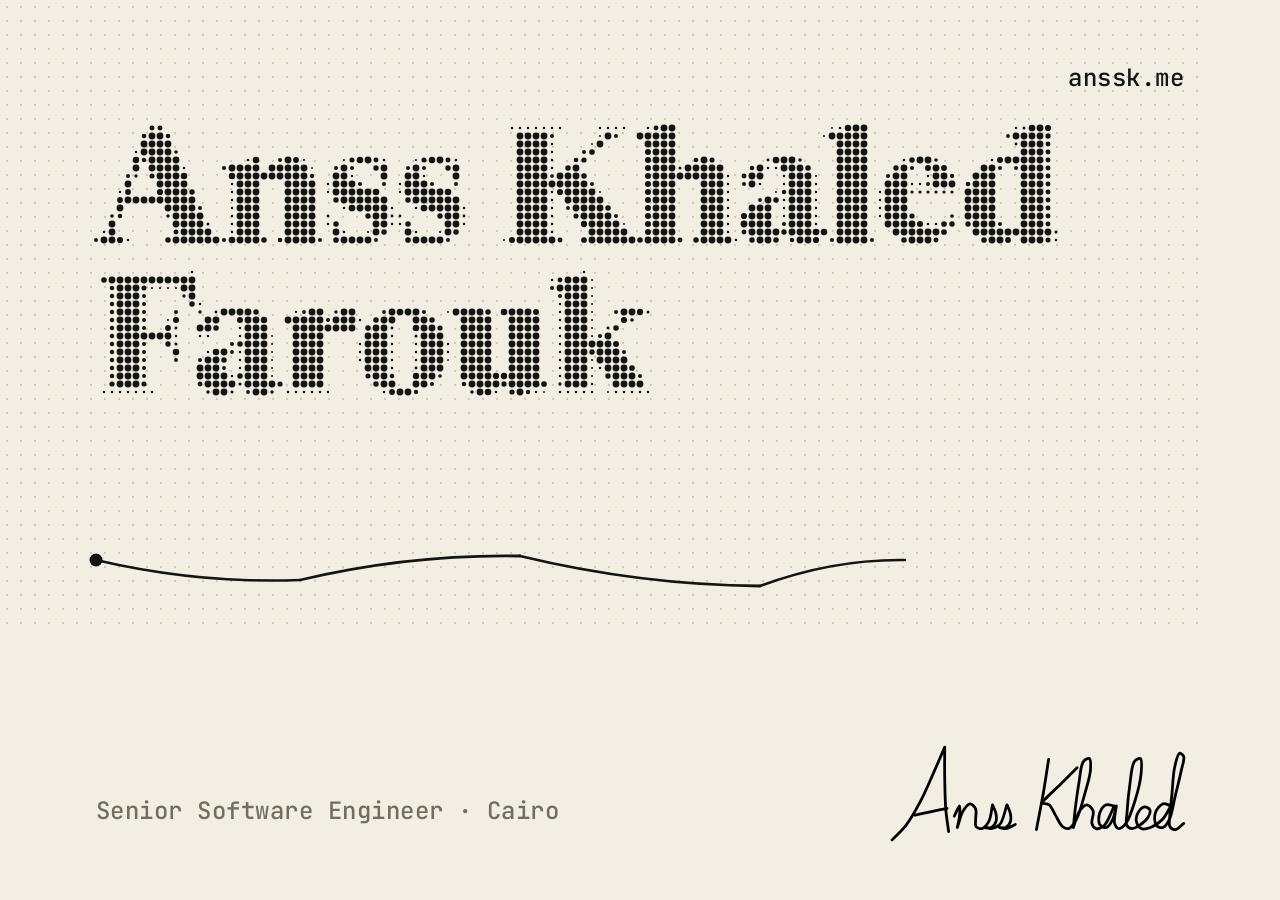
<file: tools/og-image.html>
<!doctype html>
<!--
  Generator for assets/og.png (the social preview card, 1200x630). Reads ../resume.json, so re-render after changing name/title:

    1. serve the repo root (e.g. `npx serve .` or `python -m http.server 8000`)
    2. chrome --headless=new --hide-scrollbars --window-size=1200,630 --virtual-time-budget=8000 \
         --screenshot=assets/og.png http://localhost:8000/tools/og-image.html

  Same look as the site: warm paper, dot grid, the name drawn in ink dots, a pen line ending in the signature.
-->
<html lang="en">
<head>
  <meta charset="utf-8">
  <title>og-image</title>
  <link rel="preconnect" href="https://fonts.googleapis.com">
  <link rel="preconnect" href="https://fonts.gstatic.com" crossorigin>
  <link rel="stylesheet" href="https://fonts.googleapis.com/css2?family=JetBrains+Mono:wght@400;500&family=Newsreader:opsz,wght@6..72,700&display=swap">
  <style>
    html, body { margin: 0; width: 1200px; height: 630px; overflow: hidden; background: #F3EEE4; }
    canvas { display: block; }
    .mono { position: absolute; font: 500 24px 'JetBrains Mono', ui-monospace, monospace; letter-spacing: .02em; color: #736D62; }
    #label { left: 96px; bottom: 74px; }
    #domain { right: 96px; top: 62px; color: #141412; }
    #sig { position: absolute; right: 92px; bottom: 56px; width: 300px; height: auto; }
  </style>
</head>
<body>
  <canvas id="c" width="1200" height="630"></canvas>
  <div class="mono" id="label"></div>
  <div class="mono" id="domain"></div>
  <img id="sig" src="../assets/signature.svg" alt="">

<script type="module">
  const PAPER = '#F3EEE4', INK = '#141412', FAINT = '#CFC7B5';
  const W = 1200, H = 630;
  const resume = await (await fetch('../resume.json')).json();
  const { name, label, location = {}, url = '' } = resume.basics;
  const title = resume.work?.[0]?.position || label;
  document.getElementById('label').textContent = [title, location.city].filter(Boolean).join(' · ');
  document.getElementById('domain').textContent = url.replace(/^https?:\/\//, '');
  await document.fonts.load('700 100px Newsreader');
  await document.fonts.load('500 24px "JetBrains Mono"');

  const ctx = document.getElementById('c').getContext('2d', { willReadFrequently: true });
  ctx.fillStyle = PAPER; ctx.fillRect(0, 0, W, H);

  // background dot grid (14px, like the site)
  ctx.fillStyle = FAINT;
  for (let y = 7; y < H; y += 14) for (let x = 7; x < W; x += 14) { ctx.beginPath(); ctx.arc(x, y, 1.15, 0, Math.PI * 2); ctx.fill(); }

  // rasterise the name, then redraw it as ink dots on a finer lattice
  const words = name.split(' ');
  const lines = words.length > 2 ? [words.slice(0, -1).join(' '), words.at(-1)] : [name];
  const size = 158, lineHeight = size * 0.95, cx = 96, cy = 205;
  const mask = document.createElement('canvas'); mask.width = W; mask.height = H;
  const m = mask.getContext('2d', { willReadFrequently: true });
  m.font = `700 ${size}px Newsreader, Georgia, serif`; m.fillStyle = '#000'; m.textBaseline = 'middle';
  lines.forEach((l, i) => m.fillText(l, cx, cy + i * lineHeight));
  const px = m.getImageData(0, 0, W, H).data;
  const step = 8;
  ctx.fillStyle = INK;
  for (let y = 0; y < H; y += step) for (let x = 0; x < W; x += step) {
    let a = 0;
    for (const [dx, dy] of [[0, 0], [3, 0], [-3, 0], [0, 3], [0, -3]]) a += px[((y + dy) * W + (x + dx)) * 4 + 3] / 255;
    a /= 5;
    if (a > 0.1) { ctx.beginPath(); ctx.arc(x, y, 0.5 + 2.9 * Math.min(1, a * 1.3), 0, Math.PI * 2); ctx.fill(); }
  }

  // pen line: a hand-drawn stroke along the bottom edge that ends where the signature begins
  const line = [[96, 560], [300, 580], [520, 556], [760, 586], [905, 560]];
  ctx.strokeStyle = INK; ctx.lineCap = 'round'; ctx.lineJoin = 'round';
  for (let i = 0; i < line.length - 1; i++) {
    const [x0, y0] = line[i], [x1, y1] = line[i + 1];
    ctx.lineWidth = 2 + 1.4 * Math.sin(i * 1.7 + 0.6) ** 2; ctx.beginPath(); ctx.moveTo(x0, y0);
    ctx.quadraticCurveTo((x0 + x1) / 2, (y0 + y1) / 2 + (i % 2 ? -14 : 14), x1, y1); ctx.stroke();
  }
  ctx.beginPath(); ctx.arc(96, 560, 6.5, 0, Math.PI * 2); ctx.fill();   // ink blot where the pen touched down
  await document.getElementById('sig').decode();
</script>
</body>
</html>
</file>
